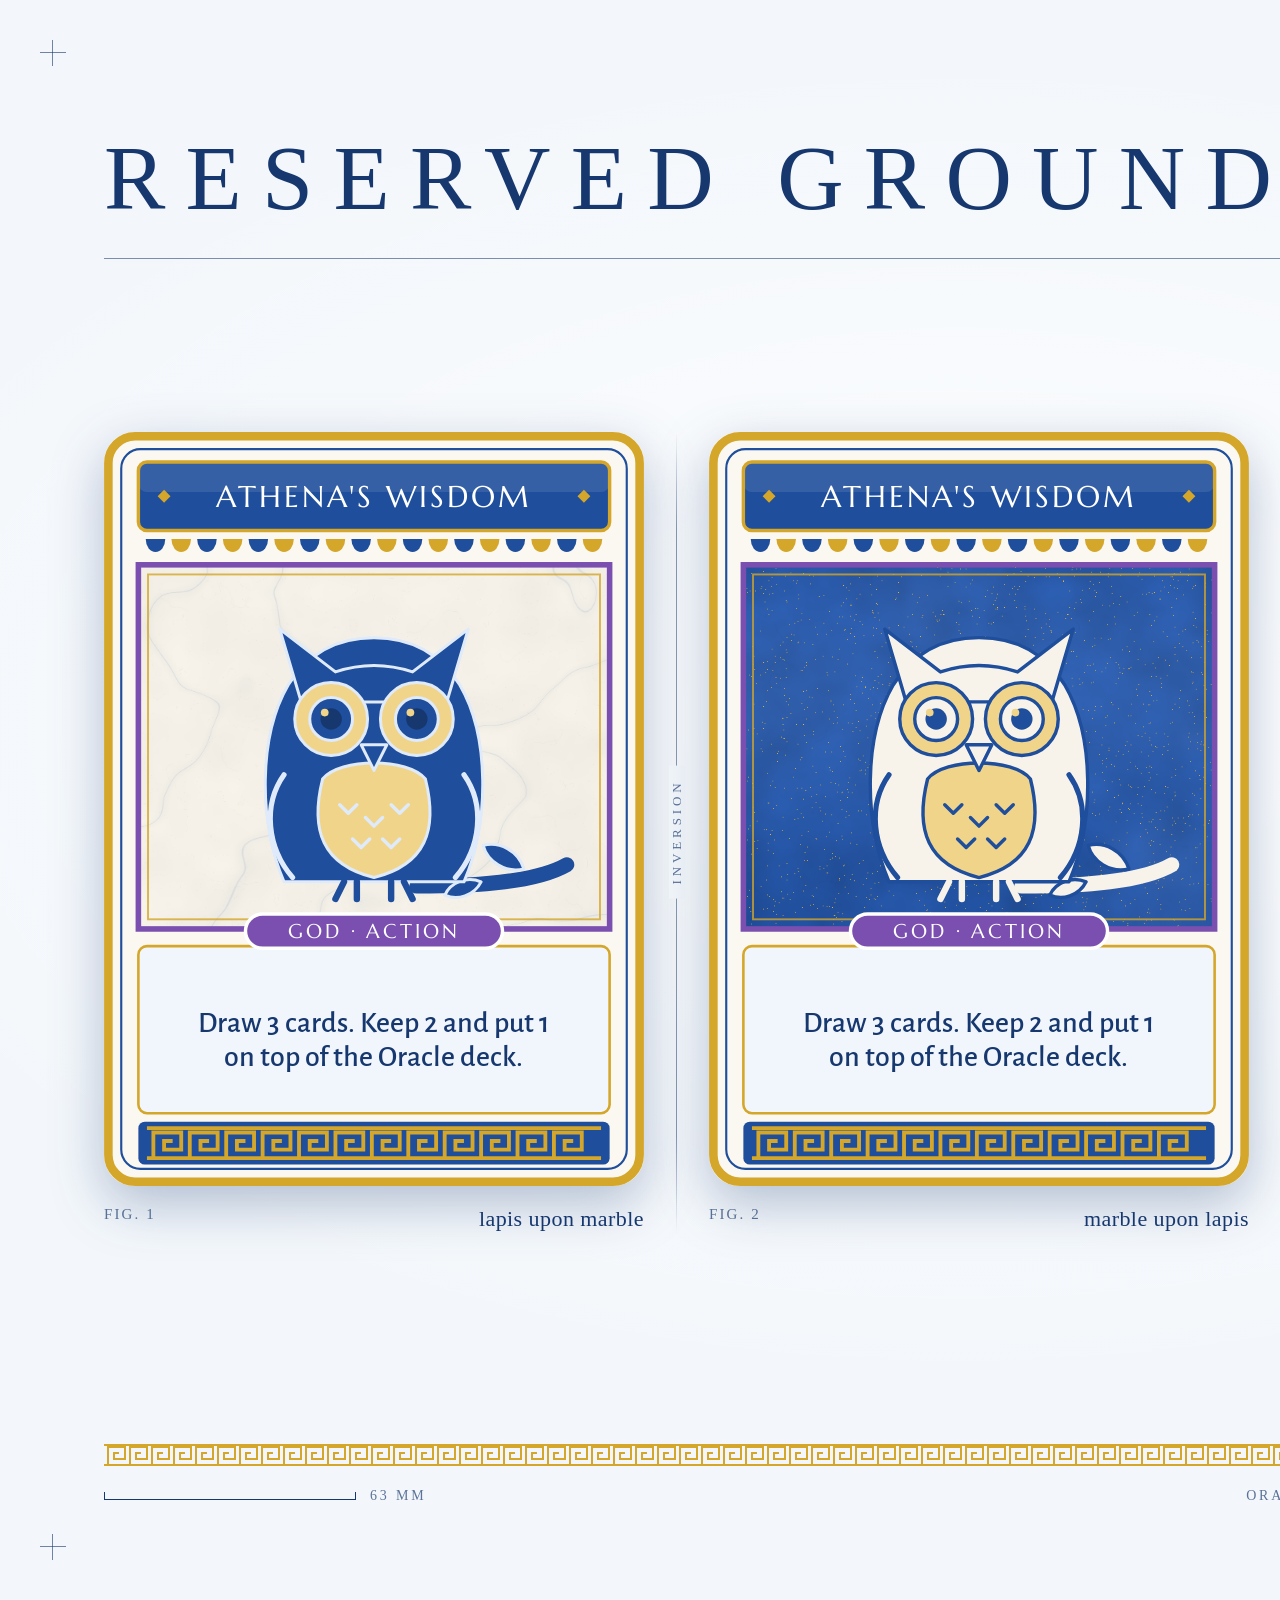
<file: design/plate.html>
<!doctype html>
<html lang="en">
<head>
<meta charset="utf-8">
<base href="../">
<title>Reserved Ground, Plate I</title>
<link href="https://fonts.googleapis.com/css2?family=Marcellus+SC&family=Alegreya+Sans:wght@500&display=swap" rel="stylesheet">
<style>
  /* Reserved Ground, Plate I. The source for design/plate-reserved-ground.png (2400 x 1600). */
  @font-face { font-family: Italiana; src: url("file:///C:/Users/Admin/.claude/skills/canvas-design/canvas-fonts/Italiana-Regular.ttf"); }
  @font-face { font-family: PlexMono; src: url("file:///C:/Users/Admin/.claude/skills/canvas-design/canvas-fonts/IBMPlexMono-Regular.ttf"); }
  @font-face { font-family: CrimsonItalic; src: url("file:///C:/Users/Admin/.claude/skills/canvas-design/canvas-fonts/CrimsonPro-Italic.ttf"); }
  :root { --ground: #f3f7fb; --glaze: #16386f; --clay: #ffffff; --red: #d4a62a; --ash: #5b7398; }
  html, body { margin: 0; background: var(--ground); }
  .plate { position: relative; width: 2400px; height: 1600px; box-sizing: border-box; padding: 96px 104px; background:
      radial-gradient(ellipse 70% 60% at 40% 45%, rgba(255, 255, 255, .9), transparent 70%), var(--ground); color: var(--glaze); overflow: hidden; }
  .head { display: flex; align-items: flex-end; justify-content: space-between; height: 128px; }
  .title { font-family: Italiana; font-size: 92px; letter-spacing: .22em; line-height: 1; margin: 0; font-weight: 400; }
  .sub { font-family: PlexMono; font-size: 17px; letter-spacing: .18em; text-transform: uppercase; color: var(--ash); margin: 0 0 10px; }
  .rule { height: 1px; background: var(--glaze); opacity: .55; margin: 34px 0 0; }
  .body { position: absolute; left: 104px; right: 104px; top: 300px; bottom: 236px; display: flex; align-items: center; justify-content: space-between; }
  .pair { display: flex; gap: 64px; align-items: flex-start; }
  .fig { display: flex; flex-direction: column; gap: 20px; }
  .fig .card { width: 540px; height: 754px; filter: drop-shadow(0 18px 26px rgba(22, 56, 111, .3)); }
  .fig .card svg { width: 100%; height: 100%; display: block; }
  .cap { display: flex; justify-content: space-between; font-family: PlexMono; font-size: 15px; letter-spacing: .14em; text-transform: uppercase; color: var(--ash); }
  .cap em { font-family: CrimsonItalic; font-style: normal; font-size: 22px; letter-spacing: .02em; text-transform: none; color: var(--glaze); }
  .axis { width: 1px; align-self: stretch; background: linear-gradient(transparent, rgba(22, 56, 111, .5) 12%, rgba(22, 56, 111, .5) 88%, transparent); position: relative; margin: 0 -32px; }
  .axis span { position: absolute; top: 50%; left: 50%; transform: translate(-50%, -50%) rotate(-90deg); background: var(--ground); padding: 0 14px; font-family: PlexMono; font-size: 13px; letter-spacing: .3em; color: var(--ash); white-space: nowrap; }
  .grid { display: grid; grid-template-columns: repeat(4, 196px); column-gap: 46px; row-gap: 30px; }
  .spec { display: flex; flex-direction: column; gap: 10px; }
  .spec .card { width: 196px; height: 274px; filter: drop-shadow(0 8px 12px rgba(22, 56, 111, .25)); }
  .spec .card svg { width: 100%; height: 100%; display: block; }
  .spec b { font-family: PlexMono; font-weight: 400; font-size: 13px; letter-spacing: .16em; color: var(--ash); display: flex; justify-content: space-between; }
  .spec b i { font-style: normal; width: 10px; height: 10px; border-radius: 50%; border: 1px solid var(--glaze); align-self: center; }
  .spec b i.black { background: #1f4e9c; border-color: #1f4e9c; }
  .spec b i.red { background: #ffffff; border-color: #1f4e9c; }
  .foot { position: absolute; left: 104px; right: 104px; bottom: 96px; }
  .foot svg { display: block; width: 100%; height: 22px; }
  .marks { display: flex; justify-content: space-between; align-items: center; margin-top: 22px; font-family: PlexMono; font-size: 14px; letter-spacing: .2em; text-transform: uppercase; color: var(--ash); }
  .scale { display: flex; align-items: center; gap: 14px; }
  .scale i { display: block; width: 252px; height: 8px; border: 1px solid var(--glaze); border-top: 0; box-sizing: border-box; }
  .reg { position: absolute; width: 26px; height: 26px; }
  .reg::before, .reg::after { content: ''; position: absolute; background: var(--glaze); opacity: .6; }
  .reg::before { left: 12px; top: 0; width: 1px; height: 26px; }
  .reg::after { top: 12px; left: 0; height: 1px; width: 26px; }
  .reg.tl { left: 40px; top: 40px; } .reg.tr { right: 40px; top: 40px; } .reg.bl { left: 40px; bottom: 40px; } .reg.br { right: 40px; bottom: 40px; }
</style>
</head>
<body>
<div class="plate" id="plate">
  <div class="reg tl"></div><div class="reg tr"></div><div class="reg bl"></div><div class="reg br"></div>
  <div class="head">
    <h1 class="title">RESERVED GROUND</h1>
    <p class="sub">Plate I · one drawing, two keys</p>
  </div>
  <div class="rule"></div>
  <div class="body">
    <div class="pair">
      <div class="fig"><div class="card" id="figA"></div><div class="cap"><span>fig. 1</span><em>lapis upon marble</em></div></div>
      <div class="axis"><span>INVERSION</span></div>
      <div class="fig"><div class="card" id="figB"></div><div class="cap"><span>fig. 2</span><em>marble upon lapis</em></div></div>
    </div>
    <div class="grid" id="grid"></div>
  </div>
  <div class="foot">
    <svg id="key" viewBox="0 0 2192 22" preserveAspectRatio="none"></svg>
    <div class="marks"><span class="scale"><i></i>63 mm</span><span>Oracle · Agora</span><span>I · 01–12</span></div>
  </div>
</div>
<script src="js/cards.js"></script>
<script src="js/cardart.js"></script>
<script>
  const R = ROO;
  document.getElementById('figA').innerHTML = R.cardFace('athena', 'black');
  document.getElementById('figB').innerHTML = R.cardFace('athena', 'red');
  const SPEC = [['olives', 'black'], ['bronze', 'black'], ['silver', 'black'], ['hoplites', 'black'],
    ['zeus', 'black'], ['hades', 'black'], ['trojanHorse', 'black'], ['loom', 'black'],
    ['warGalley', 'red'], ['temple', 'red'], ['goldenFleece', 'red'], ['phoenixEmber', 'red']];
  document.getElementById('grid').innerHTML = SPEC.map(([k, f], i) =>
    `<div class="spec"><div class="card">${R.cardFace(k, f)}</div><b><span>I.${String(i + 1).padStart(2, '0')}</span><i class="${f}"></i></b></div>`).join('');
  // the running key that seals the base of the plate
  let d = 'M0,21 H2192 M0,1 H2192';
  for (let x = 4; x + 18 <= 2192; x += 22) d += ` M${x},21 V3 H${x + 17} V15 H${x + 6} V9 H${x + 11}`;
  document.getElementById('key').innerHTML = `<path d="${d}" fill="none" stroke="#d4a62a" stroke-width="2"/>`;
</script>
</body>
</html>
</file>
